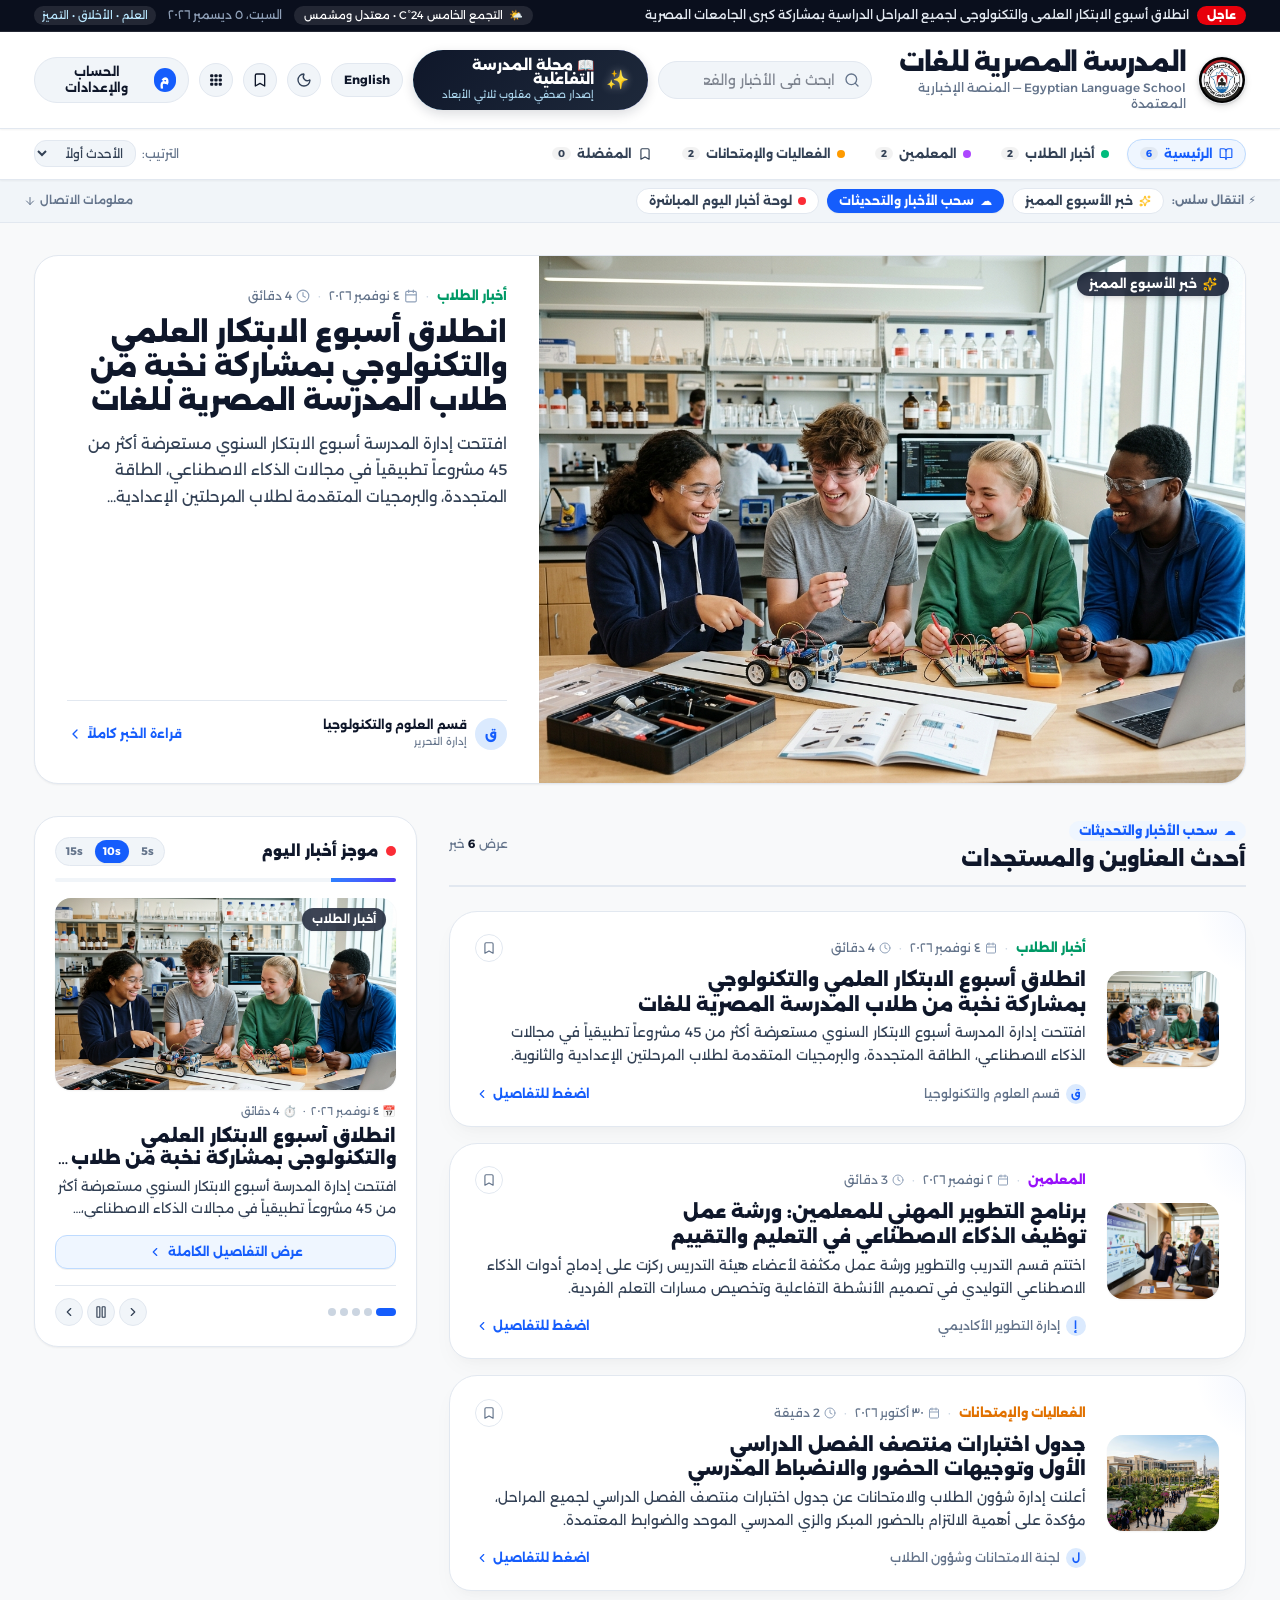
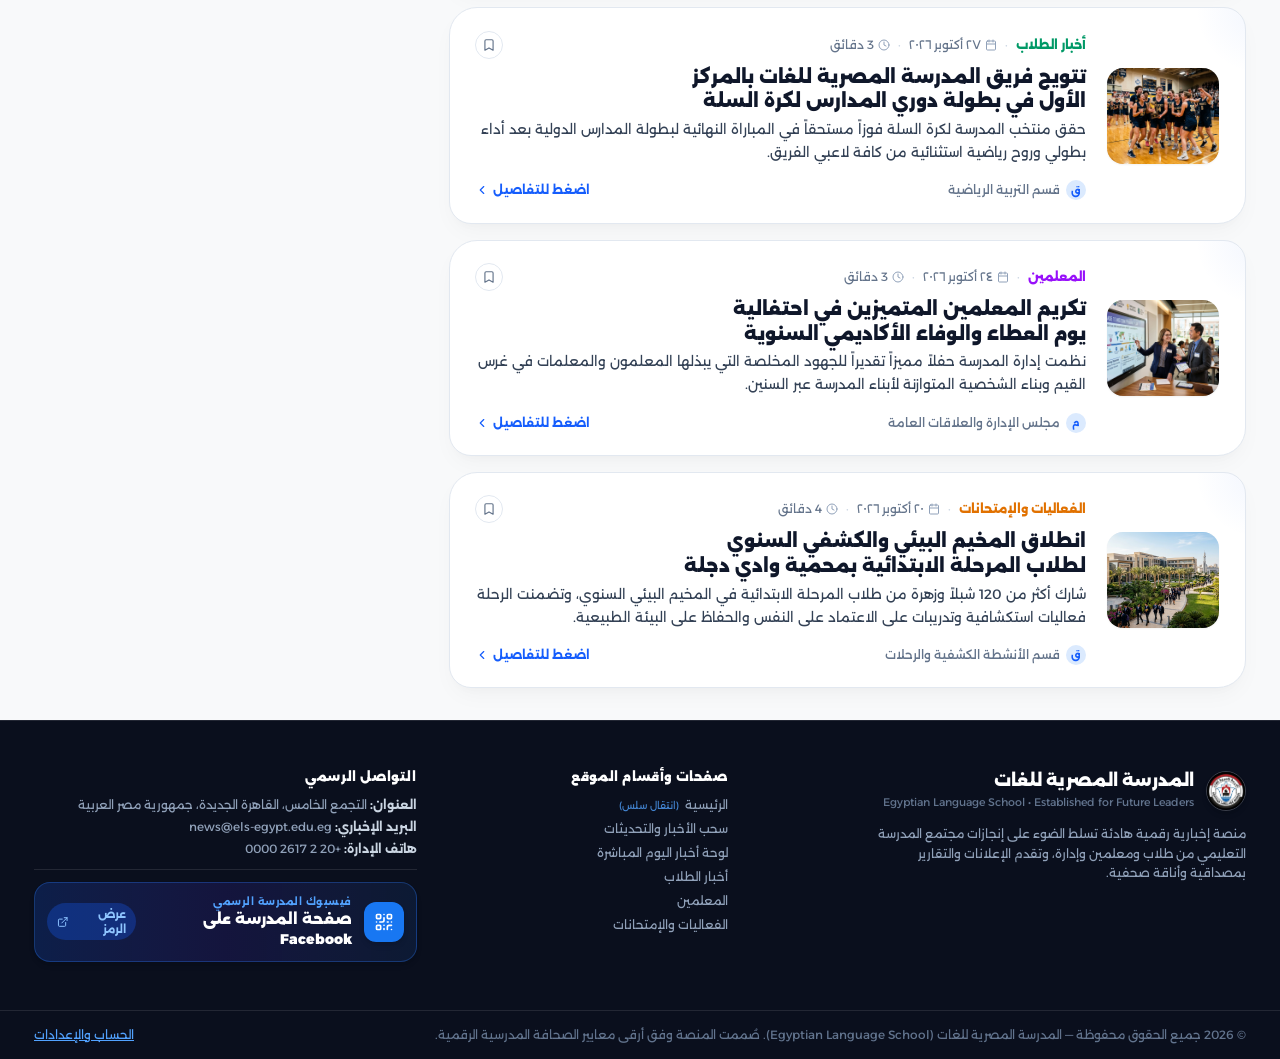
<file: index.html>
<!doctype html>
<html lang="ar" dir="rtl" data-theme="light">
  <head>
    <meta charset="UTF-8" />
    <meta name="viewport" content="width=device-width, initial-scale=1.0" />
    <title>المدرسة المصرية للغات | Egyptian Language School</title>
    <meta name="description" content="البوابة الإخبارية والمجلة التفاعلية الرسمية للمدرسة المصرية للغات - المنصة الإعلامية المعتمدة لأخبار الطلاب والمعلمين والفعاليات المدرسية." />
    
    <!-- أيقونة الموقع وشعار المتصفح (Favicon & Browser Tab Logo) -->
    <link rel="icon" type="image/jpeg" href="./els-logo.jpg" />
    <link rel="apple-touch-icon" href="./els-logo.jpg" />
    
    <!-- OpenGraph & Twitter Cards -->
    <meta property="og:title" content="المدرسة المصرية للغات | Egyptian Language School" />
    <meta property="og:description" content="البوابة الإخبارية والمجلة التفاعلية الرسمية للمدرسة المصرية للغات - المنصة الإعلامية المعتمدة لأخبار الطلاب والمعلمين والفعاليات المدرسية." />
    <meta property="og:type" content="website" />
    <meta property="og:image" content="./els-logo.jpg" />
    <meta name="twitter:card" content="summary_large_image" />
    
    <!-- خط Alexandria فائق الحداثة والأناقة و Plus Jakarta Sans -->
    <link rel="preconnect" href="https://fonts.googleapis.com" />
    <link rel="preconnect" href="https://fonts.gstatic.com" crossorigin />
    <link href="https://fonts.googleapis.com/css2?family=Alexandria:wght@300;400;500;600;700;800;900&family=Plus+Jakarta+Sans:wght@400;500;600;700;800&display=swap" rel="stylesheet" />
    <script type="module" crossorigin src="./assets/index-D_1pC_KB.js"></script>
    <link rel="stylesheet" crossorigin href="./assets/index-rzcAOpCz.css">
  </head>
  <body>
    <div id="root"></div>
  </body>
</html>
</file>
